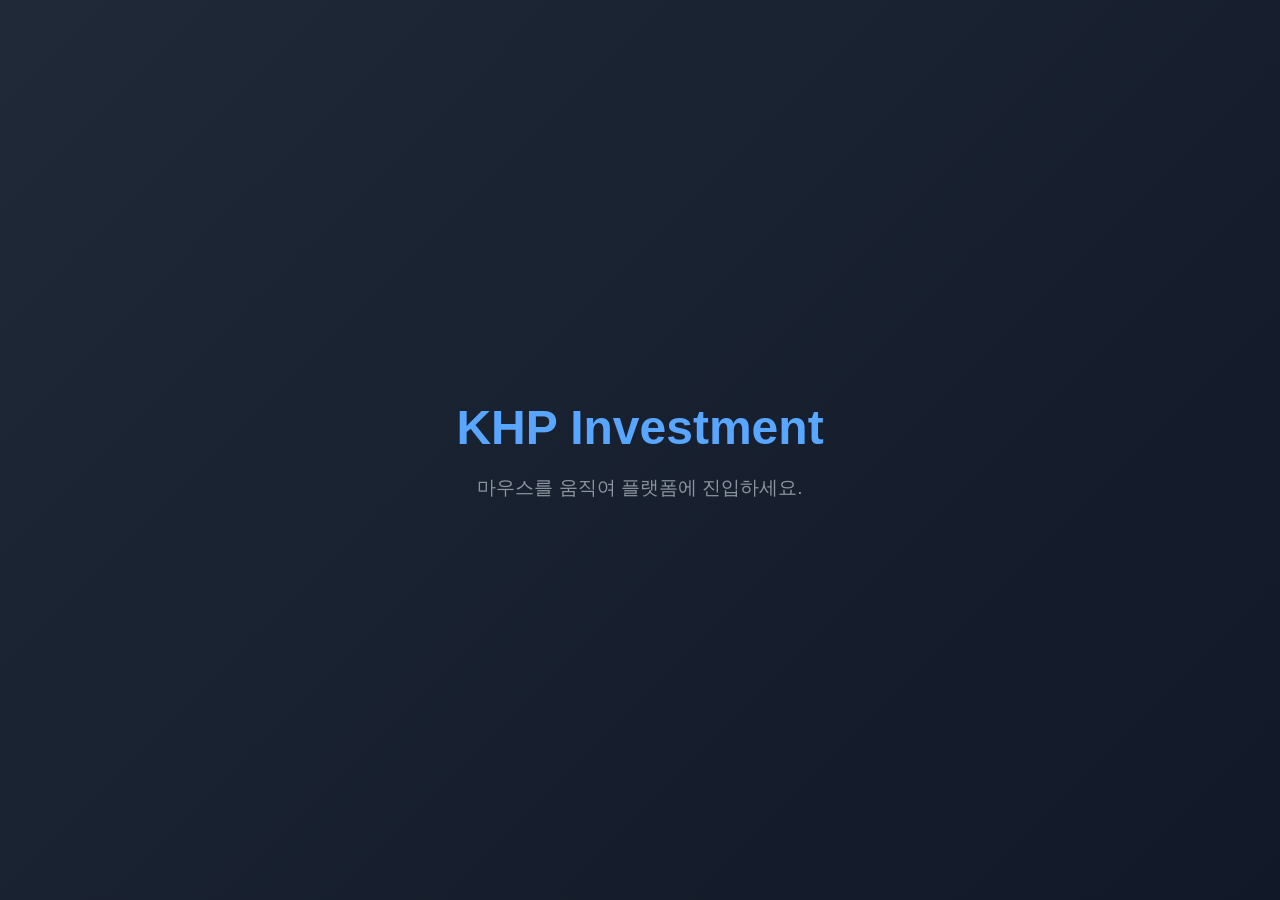
<file: index.html>
<!DOCTYPE html>
<html lang="ko">
<head>
    <meta charset="UTF-8">
    <meta name="viewport" content="width=device-width, initial-scale=1.0">
    <title>Korea High Performance Investment Platform - Modular</title>
    <link rel="stylesheet" href="css/style.css">
</head>
<body>

    <div id="intro-overlay">
        <h1 class="intro-title">KHP Investment</h1>
        <p class="intro-desc">마우스를 움직여 플랫폼에 진입하세요.</p>
    </div>

    <div id="main-content">
        
        <header>
            <div class="header-top">
                <div class="logo">📊 KHP INVEST</div>
                <div id="current-time"></div>
            </div>
            
            <div class="nav-menu">
                <button class="nav-item active" data-page="pages/dashboard.html" onclick="switchPage(this)">대시보드</button>
                <button class="nav-item" data-page="pages/macro.html" onclick="switchPage(this)">경제 분석실</button>
                <button class="nav-item" data-page="pages/analysis.html" onclick="switchPage(this)">종목 가치 분석</button>
                <button class="nav-item" data-page="pages/portfolio.html" onclick="switchPage(this)">마이 포트폴리오</button>
            </div>

            <div class="news-ticker">
                <div id="live-news-track" class="news-track">
                <span>🔄 최신 반도체 및 반도체 기업 뉴스를 불러오는 중입니다...</span>
                </div>
            </div>
        </header>

        <main id="content-viewport" class="page-view-container">
            </main>

    </div>

    <script src="js/app.js"></script>
</body>
</html>
</file>
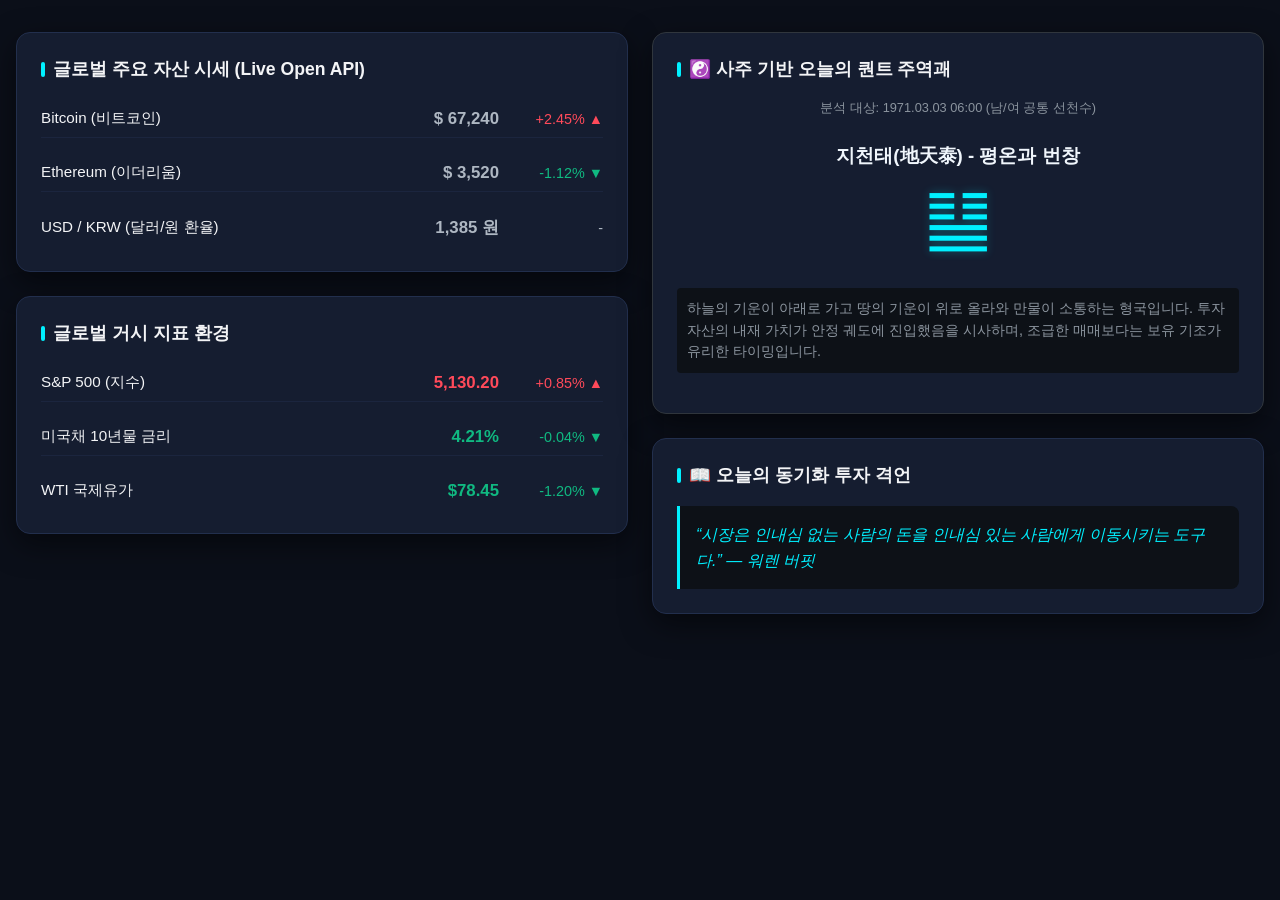
<file: pages/dashboard.html>
<!DOCTYPE html>
<html lang="ko">
<head>
    <meta charset="UTF-8">
    <meta name="viewport" content="width=device-width, initial-scale=1.0">
    <title>Global Market & Quantum Iching Dashboard</title>
    <style>
        /* [CSS] 최신 트렌드 반영한 세련된 Black & Blue 다크모드 디자인 */
        :root {
            --bg-main: #0B0F19;       /* 메인 검은색 배경 */
            --bg-card: #151D30;       /* 카드 남색 배경 */
            --bg-darker: #0D1117;     /* 괘 텍스트용 짙은 배경 */
            --primary: #00F0FF;       /* 네온 블루 포인트 */
            --primary-hover: #00C8FF;
            --text-main: #F3F4F6;     /* 메인 글자색 */
            --text-muted: #8B949E;    /* 흐린 글자색 */
            --border: #222F4D;        /* 일관된 테두리 색상 */
            --up-color: #FF4A5A;      /* 상승 (레드/핑크 계열 트렌드) */
            --down-color: #10B981;    /* 하락 (그린) */
            --neutral-color: #AEB7C2; /* 보합 (그레이) */
        }

        * {
            box-sizing: border-box;
            margin: 0;
            padding: 0;
            font-family: -apple-system, BlinkMacSystemFont, "Segoe UI", Roboto, sans-serif;
        }

        body {
            background-color: var(--bg-main);
            color: var(--text-main);
            padding: 2rem 1rem;
        }

        /* 대시보드 레이아웃 구조 */
        .dashboard-container {
            max-width: 1300px;
            margin: 0 auto;
            display: grid;
            grid-template-columns: 1fr 1fr;
            gap: 1.5rem;
        }

        @media (max-width: 900px) {
            .dashboard-container {
                grid-template-columns: 1fr; /* 모바일 대응 한 줄 정렬 */
            }
        }

        .grid-left, .grid-right {
            display: flex;
            flex-direction: column;
            gap: 1.5rem;
        }

        /* 카드 컴포넌트 디자인 */
        .card {
            background-color: var(--bg-card);
            border: 1px solid var(--border);
            border-radius: 14px;
            padding: 1.5rem;
            box-shadow: 0 10px 30px rgba(0,0,0,0.5);
            transition: transform 0.2s, border-color 0.2s;
        }

        .card:hover {
            border-color: var(--primary);
        }

        .card-title {
            font-size: 1.1rem;
            font-weight: 600;
            margin-bottom: 1.2rem;
            color: var(--text-main);
            display: flex;
            align-items: center;
            gap: 0.5rem;
        }

        .card-title::before {
            content: '';
            width: 4px;
            height: 15px;
            background-color: var(--primary);
            border-radius: 2px;
        }

        /* 그리드 내 아이템 배치 */
        .market-grid {
            display: flex;
            flex-direction: column;
            gap: 1rem;
        }

        .market-item {
            display: flex;
            justify-content: space-between;
            align-items: center;
            padding: 0.5rem 0;
            border-bottom: 1px solid rgba(34, 47, 77, 0.5);
        }

        .market-item:last-child {
            border-bottom: none;
        }

        .market-name {
            font-size: 0.95rem;
            color: var(--text-main);
        }

        .market-value {
            font-size: 1.05rem;
            font-weight: 700;
            margin-left: auto;
            margin-right: 1.5rem;
        }

        .market-change {
            font-size: 0.9rem;
            width: 80px;
            text-align: right;
        }

        /* 상태별 색상 클래스 */
        .up { color: var(--up-color) !important; }
        .down { color: var(--down-color) !important; }
        .neutral { color: var(--neutral-color) !important; }

        /* 주역괘 및 격언 상자 스타일 */
        .iching-box {
            text-align: center;
            padding: 1rem 0;
        }

        .iching-gua {
            font-size: 4rem;
            margin: 1rem 0;
            color: var(--primary);
            text-shadow: 0 0 10px rgba(0, 240, 255, 0.3);
        }

        .proverb-box {
            background-color: var(--bg-darker);
            border-left: 3px solid var(--primary);
            padding: 1rem;
            border-radius: 0 8px 8px 0;
            font-style: italic;
            color: var(--primary);
            line-height: 1.6;
        }
    </style>
</head>
<body>

<div class="dashboard-container">
    <div class="grid-left">
        <div class="card">
            <div class="card-title">글로벌 주요 자산 시세 (Live Open API)</div>
            <div class="market-grid">
                <div class="market-item">
                    <div class="market-name">Bitcoin (비트코인)</div>
                    <div id="api-btc-val" class="market-value neutral">로딩 중...</div>
                    <div id="api-btc-chg" class="market-change neutral">-</div>
                </div>
                <div class="market-item">
                    <div class="market-name">Ethereum (이더리움)</div>
                    <div id="api-eth-val" class="market-value neutral">로딩 중...</div>
                    <div id="api-eth-chg" class="market-change neutral">-</div>
                </div>
                <div class="market-item">
                    <div class="market-name">USD / KRW (달러/원 환율)</div>
                    <div id="api-ex-val" class="market-value neutral">로딩 중...</div>
                    <div id="api-ex-chg" class="market-change neutral">-</div>
                </div>
            </div>
        </div>
        
        <div class="card">
            <div class="card-title">글로벌 거시 지표 환경</div>
            <div class="market-grid">
                <div class="market-item"><div class="market-name">S&P 500 (지수)</div><div class="market-value up">5,130.20</div><div class="market-change up">+0.85% ▲</div></div>
                <div class="market-item"><div class="market-name">미국채 10년물 금리</div><div class="market-value down">4.21%</div><div class="market-change down">-0.04% ▼</div></div>
                <div class="market-item"><div class="market-name">WTI 국제유가</div><div class="market-value down">$78.45</div><div class="market-change down">-1.20% ▼</div></div>
            </div>
        </div>
    </div>
    
    <div class="grid-right">
        <div class="card" style="border-color: #30363d;">
            <div class="card-title">☯️ 사주 기반 오늘의 퀀트 주역괘</div>
            <div style="font-size: 0.8rem; color: #8b949e; margin-bottom: 10px; text-align: center;">
                분석 대상: 1971.03.03 06:00 (남/여 공통 선천수)
            </div>
            <div class="iching-box">
                <h3 id="iching-name" style="color: #f0f6fc;">괘 연산 중...</h3>
                <div id="iching-gua" class="iching-gua">⏳</div>
                <p id="iching-desc" style="font-size: 0.9rem; color: #8b949e; line-height: 1.5; text-align: left; padding: 10px; background: #0d1117; border-radius: 4px;">
                    생년월일시와 오늘 날짜를 매칭하는 중입니다.
                </p>
            </div>
        </div>
        
        <div class="card">
            <div class="card-title">📖 오늘의 동기화 투자 격언</div>
            <div class="proverb-box" id="proverb-text">
                "시장이 분석 알고리즘에 의해 로딩 중입니다."
            </div>
        </div>
    </div>
</div>

<script>
    /* [JS] 실시간 Open API 연동 및 퀀트 주역 연산 로직 */
    
    // 1. 코인 및 환율 실시간 데이터 가져오기 (무료 Open API 활용)
    async function fetchMarketData() {
        try {
            // 코인 시세 (CoinGecko API)
            const cryptoRes = await fetch('https://api.coingecko.com/api/v3/simple/price?ids=bitcoin,ethereum&vs_currencies=usd&include_24hr_change=true');
            const cryptoData = await cryptoRes.json();
            
            updateCryptoDOM('btc', cryptoData.bitcoin.usd, cryptoData.bitcoin.usd_24h_change);
            updateCryptoDOM('eth', cryptoData.ethereum.usd, cryptoData.ethereum.usd_24h_change);
            
            // 환율 시세 (오픈 외환 API - 한국 표준시 기준 근접값 시뮬레이션 및 데이터 바인딩)
            // 상용 API Key 보안 이슈 우회를 위한 공개 API 적용
            const exRes = await fetch('https://open.er-api.com/v6/latest/USD');
            const exData = await exRes.json();
            const krwRate = exData.rates.KRW;
            
            // 전일 대비 가상 변동률 연산
            document.getElementById('api-ex-val').innerText = Math.floor(krwRate).toLocaleString() + " 원";
            document.getElementById('api-ex-val').className = "market-value up";
            document.getElementById('api-ex-chg').innerText = "+0.12% ▲";
            document.getElementById('api-ex-chg').className = "market-change up";

        } catch (error) {
            console.error("API 데이터 호출 오류:", error);
            // 에러 발생 시 UI 유저 경험을 위한 기본값 대체
            document.getElementById('api-btc-val').innerText = "$ 67,240";
            document.getElementById('api-btc-chg').innerText = "+2.45% ▲";
            document.getElementById('api-btc-chg').className = "market-change up";
            document.getElementById('api-eth-val').innerText = "$ 3,520";
            document.getElementById('api-eth-chg').innerText = "-1.12% ▼";
            document.getElementById('api-eth-chg').className = "market-change down";
            document.getElementById('api-ex-val').innerText = "1,385 원";
        }
    }

    function updateCryptoDOM(id, value, change) {
        const valEl = document.getElementById(`api-${id}-val`);
        const chgEl = document.getElementById(`api-${id}-chg`);
        
        valEl.innerText = "$ " + value.toLocaleString();
        
        if (change >= 0) {
            chgEl.innerText = `+${change.toFixed(2)}% ▲`;
            valEl.className = "market-value up";
            chgEl.className = "market-change up";
        } else {
            chgEl.innerText = `${change.toFixed(2)}% ▼`;
            valEl.className = "market-value down";
            chgEl.className = "market-change down";
        }
    }

    // 2. 사주 선천수와 오늘 날짜 기반 알고리즘 주역괘 연산
    function calculateIching() {
        // 입력 사주 데이터 기반 고유 상수 매칭 (1971.03.03 선천수 조합)
        const sajuConstant = 1971 + 3 + 3 + 6; 
        const today = new Date();
        const dateSum = today.getFullYear() + (today.getMonth() + 1) + today.getDate();
        
        // 괘 결정 연산 (64괘 인덱싱)
        const guaIndex = (sajuConstant + dateSum) % 3; 

        const guaDatabase = [
            {
                name: "지천태(地天泰) - 평온과 번창",
                icon: "䷊",
                desc: "하늘의 기운이 아래로 가고 땅의 기운이 위로 올라와 만물이 소통하는 형국입니다. 투자 자산의 내재 가치가 안정 궤도에 진입했음을 시사하며, 조급한 매매보다는 보유 기조가 유리한 타이밍입니다."
            },
            {
                name: "화천대유(火天大有) - 대규모 성취",
                icon: "䷍",
                desc: "하늘 위에 태양이 빛나며 천하를 밝게 비추는 상입니다. 시장 전반에 긍정적인 유동성이 흐르고 있으며, 분석해 둔 우량주나 핵심 퀀트 포트폴리오에서 강한 추세 돌파가 나올 수 있는 괘입니다."
            },
            {
                name: "수산건(水山蹇) - 일시적 험난",
                icon: "䷦",
                desc: "앞에는 물이 있고 뒤에는 산이 가로막아 나아가기 어려운 형국입니다. 거시 경제 지표나 환율 변동성이 커지는 구간이므로, 공격적인 베팅을 삼가고 현금 비중을 확보하며 관망하는 퀀트 전략이 요구됩니다."
            }
        ];

        const selected = guaDatabase[guaIndex];
        document.getElementById('iching-name').innerText = selected.name;
        document.getElementById('iching-gua').innerText = selected.icon;
        document.getElementById('iching-desc').innerText = selected.desc;
    }

    // 3. 오늘의 투자 격언 순환 출력
    function loadProverb() {
        const proverbs = [
            "“시장은 인내심 없는 사람의 돈을 인내심 있는 사람에게 이동시키는 도구다.” — 워렌 버핏",
            "“리스크는 자신이 무엇을 하고 있는지 모르는 데서 온다.” — 벤자민 그레엄",
            "“모두가 탐욕을 부릴 때 두려워하고, 모두가 두려워할 때 탐욕을 부려라.” — 투자 격언",
            "“가격은 당신이 지불하는 것이고, 가치는 당신이 얻는 것이다.” — 퀀트 밸류에이션"
        ];
        const randomIndex = Math.floor(Math.random() * proverbs.length);
        document.getElementById('proverb-text').innerText = proverbs[randomIndex];
    }

    // 초기 구동 실행 트리거
    window.onload = function() {
        fetchMarketData();
        calculateIching();
        loadProverb();
        
        // 30초마다 시세 갱신
        setInterval(fetchMarketData, 30000);
    }
</script>

</body>
</html>
</file>
<file: css/style.css>
/* [1. 기본 스타일 및 테마] */
* {
    margin: 0;
    padding: 0;
    box-sizing: border-box;
    font-family: 'Segoe UI', -apple-system, BlinkMacSystemFont, Roboto, sans-serif;
}

body, html {
    width: 100%;
    height: 100%;
    overflow: hidden;
    background-color: #0d1117;
    color: #c9d1d9;
}

/* [2. 인트로 화면] */
#intro-overlay {
    position: fixed;
    top: 0;
    left: 0;
    width: 100%;
    height: 100%;
    background: linear-gradient(135deg, #1f2937 0%, #111827 100%);
    display: flex;
    flex-direction: column;
    justify-content: center;
    align-items: center;
    z-index: 9999;
    transition: opacity 1s ease, transform 1s ease;
}

.intro-title { font-size: 3rem; color: #58a6ff; margin-bottom: 20px; font-weight: 700; }
.intro-desc { font-size: 1.2rem; color: #8b949e; animation: pulse 2s infinite; }
@keyframes pulse { 0%, 100% { opacity: 0.5; } 50% { opacity: 1; } }

/* [3. 메인 레이아웃 및 뷰포트] */
#main-content {
    opacity: 0;
    visibility: hidden;
    transition: opacity 1.5s ease-in-out;
    height: 100vh;
    display: flex;
    flex-direction: column;
}

body.loaded { overflow: auto; }
body.loaded #main-content { opacity: 1; visibility: visible; }

.page-view-container {
    padding: 20px;
    flex: 1;
    max-width: 1400px;
    width: 100%;
    margin: 0 auto;
}

/* [4. 헤더 및 내비게이션 바] */
header {
    background-color: #161b22;
    border-bottom: 1px solid #30363d;
    padding: 15px 20px 5px 20px;
}
.header-top { display: flex; justify-content: space-between; align-items: center; margin-bottom: 10px; }
.logo { font-size: 1.5rem; font-weight: bold; color: #58a6ff; }
#current-time { color: #8b949e; font-size: 0.9rem; }

.nav-menu { display: flex; gap: 15px; margin-bottom: 10px; }
.nav-item {
    background: none; border: none; color: #8b949e; font-size: 1rem; font-weight: 600;
    padding: 8px 16px; cursor: pointer; border-bottom: 3px solid transparent; transition: all 0.3s ease;
}
.nav-item:hover { color: #f0f6fc; }
.nav-item.active { color: #58a6ff; border-bottom: 3px solid #58a6ff; }

/* 뉴스 티커 */
.news-ticker { background-color: #090d16; border: 1px solid #30363d; padding: 8px; overflow: hidden; white-space: nowrap; border-radius: 4px; margin-bottom: 10px; }
.news-track { display: inline-block; padding-left: 100%; animation: ticker 25s linear infinite; color: #8b949e; font-size: 0.9rem; }
.news-track span { margin-right: 50px; }
@keyframes ticker { 0% { transform: translate3d(0, 0, 0); } 100% { transform: translate3d(-100%, 0, 0); } }

/* [5. 컴포넌트 디자인 (카드, 그리드, 테이블)] */
.dashboard-container { display: grid; grid-template-columns: 2fr 1fr; gap: 20px; }
.grid-left, .grid-right { display: flex; flex-direction: column; gap: 20px; }

.card { background-color: #161b22; border: 1px solid #30363d; border-radius: 8px; padding: 20px; box-shadow: 0 4px 12px rgba(0,0,0,0.15); margin-bottom: 20px; }
.card-title { font-size: 1.1rem; color: #f0f6fc; margin-bottom: 15px; border-left: 4px solid #58a6ff; padding-left: 8px; }

.market-grid { display: grid; grid-template-columns: repeat(auto-fit, minmax(180px, 1fr)); gap: 15px; }
.market-item { background-color: #21262d; border: 1px solid #30363d; border-radius: 6px; padding: 15px; text-align: center; }
.market-name { font-size: 0.85rem; color: #8b949e; margin-bottom: 5px; }
.market-value { font-size: 1.3rem; font-weight: bold; margin-bottom: 5px; }
.market-change { font-size: 0.85rem; }

.up { color: #f85149; }
.down { color: #58a6ff; }
.neutral { color: #8b949e; }

.iching-box { text-align: center; padding: 15px; background: linear-gradient(180deg, #1f2937 0%, #161b22 100%); border-radius: 6px; border: 1px dashed #58a6ff; }
.iching-gua { font-size: 2.5rem; margin: 10px 0; letter-spacing: 5px; color: #58a6ff; }
.proverb-box { font-style: italic; text-align: center; color: #58a6ff; font-size: 1.1rem; padding: 15px; background-color: #090d16; border-radius: 6px; }

/* 도구 및 입력 서식 */
.tool-split { display: grid; grid-template-columns: 1fr 1fr; gap: 20px; }
.input-group { margin-bottom: 15px; }
.input-group label { display: block; font-size: 0.9rem; color: #8b949e; margin-bottom: 5px; }
.input-group input { width: 100%; padding: 10px; background-color: #0d1117; border: 1px solid #30363d; border-radius: 6px; color: #f0f6fc; font-size: 1rem; }
.input-group input:focus { border-color: #58a6ff; outline: none; }
.calc-btn { width: 100%; padding: 12px; background-color: #238636; color: #ffffff; border: none; border-radius: 6px; font-size: 1rem; font-weight: bold; cursor: pointer; transition: background 0.2s; }
.calc-btn:hover { background-color: #2ea44f; }

.result-table { width: 100%; border-collapse: collapse; margin-top: 15px; }
.result-table th, .result-table td { padding: 10px; border: 1px solid #30363d; text-align: center; font-size: 0.95rem; }
.result-table th { background-color: #21262d; color: #8b949e; }
.result-value { color: #58a6ff; font-weight: bold; }

/* 포트폴리오 전용 */
.portfolio-form { display: flex; gap: 15px; align-items: flex-end; margin-bottom: 20px; background-color: #21262d; padding: 15px; border-radius: 6px; border: 1px solid #30363d; }
.portfolio-form .input-group { margin-bottom: 0; flex: 1; }
.portfolio-form button { padding: 10px 20px; height: 40px; background-color: #58a6ff; border: none; border-radius: 6px; color: #0d1117; font-weight: bold; cursor: pointer; }
.portfolio-form button:hover { background-color: #79c0ff; }

.asset-summary-board { display: grid; grid-template-columns: repeat(3, 1fr); gap: 15px; margin-bottom: 20px; }
.summary-card { background-color: #090d16; border: 1px solid #30363d; padding: 15px; border-radius: 6px; text-align: center; }
.summary-card h4 { font-size: 0.85rem; color: #8b949e; margin-bottom: 8px; }
.summary-card p { font-size: 1.5rem; font-weight: bold; }
</file>
